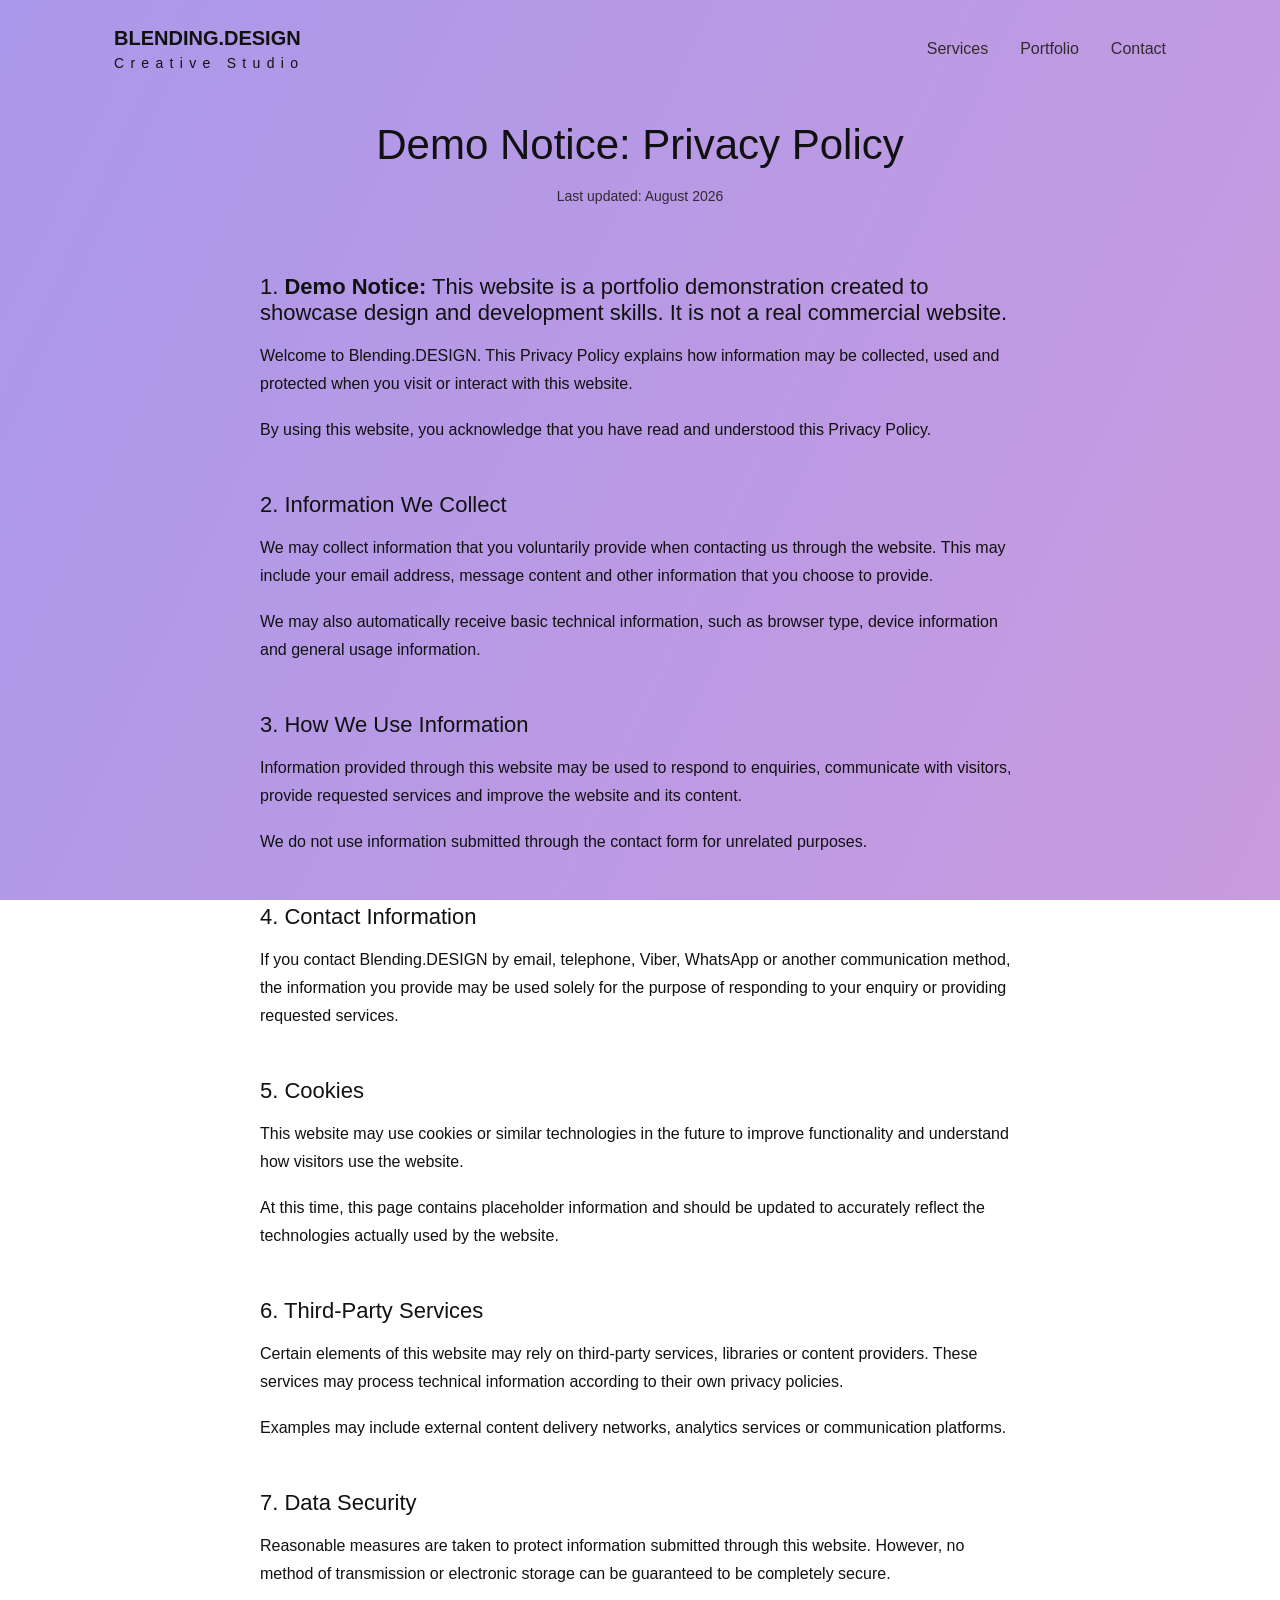
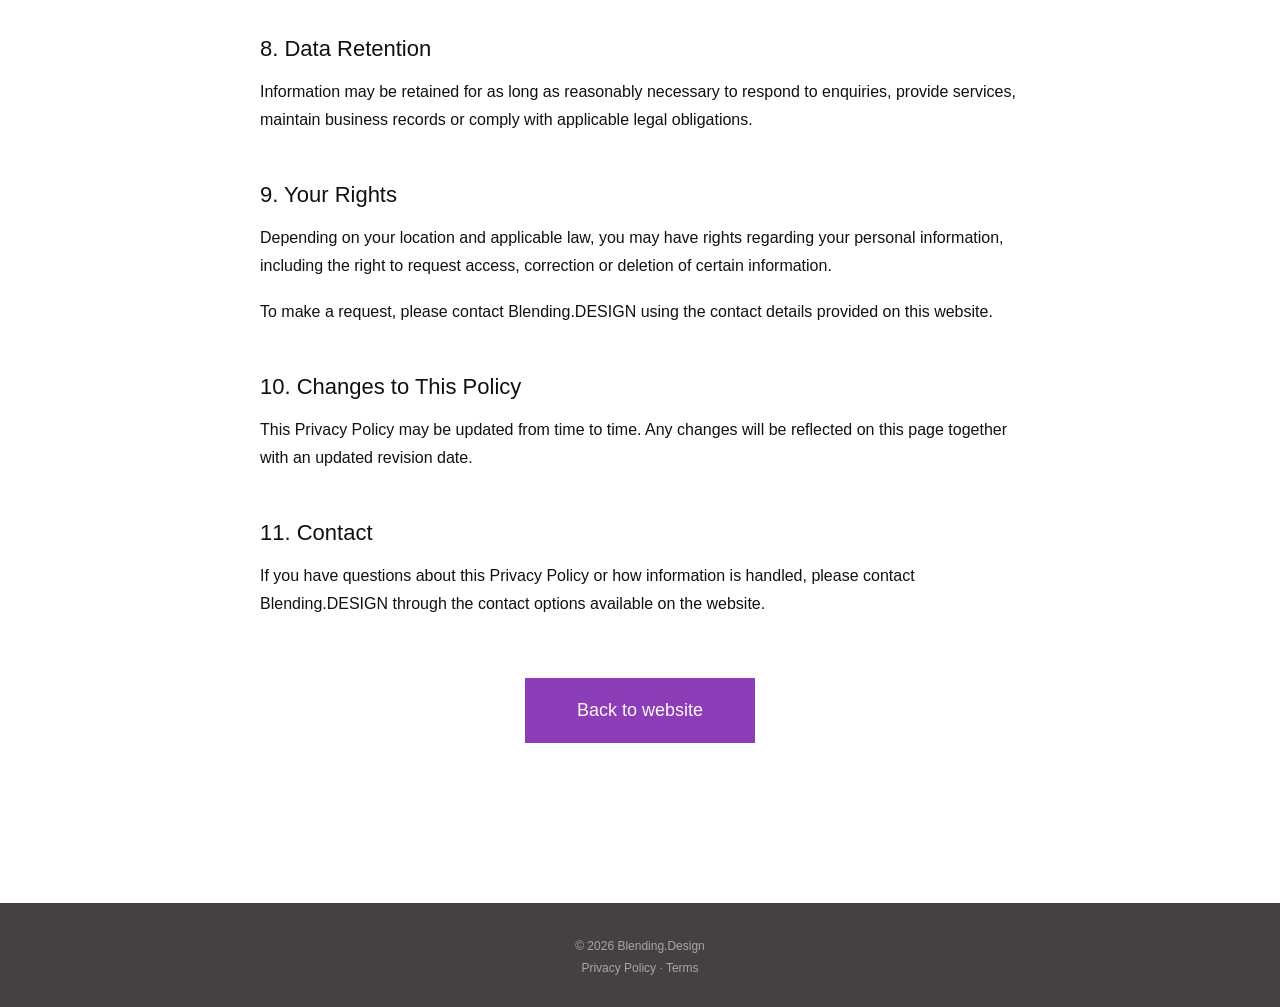
<file: privacy.html>
<!doctype html>
<html lang="en">
  <head>
    <meta charset="utf-8" />
    <meta name="viewport" content="width=device-width, initial-scale=1" />

    <title>Privacy Policy — Blending.DESIGN</title>

    <meta
      name="description"
      content="Privacy Policy for Blending.DESIGN."
    />

    <link rel="stylesheet" href="styles.css" />
  </head>

  <body>

    <!-- Header -->
    <header class="header-cnt">
      <div class="nav">
        <a class="logo" href="index.html">
          BLENDING.DESIGN
          <span>Creative Studio</span>
        </a>

        <nav>
          <a href="index.html#services">Services</a>
          <a href="index.html#portfolio">Portfolio</a>
          <a href="index.html#contact">Contact</a>
        </nav>
      </div>
    </header>


    <main id="top">

      <!-- Privacy Policy -->
      <section class="section narrow privacy-page">

        <h1> Demo Notice: Privacy Policy</h1>

        <p class="privacy-intro">
          Last updated: August 2026
        </p>


        <div class="privacy-content">

          <h2>1. <strong>Demo Notice:</strong> This website is a portfolio demonstration
                created to showcase design and development skills. It is not a real
                commercial website.</h2>

          <p>
            Welcome to Blending.DESIGN. This Privacy Policy explains how
            information may be collected, used and protected when you visit
            or interact with this website.
          </p>

          <p>
            By using this website, you acknowledge that you have read and
            understood this Privacy Policy.
          </p>


          <h2>2. Information We Collect</h2>

          <p>
            We may collect information that you voluntarily provide when
            contacting us through the website. This may include your email
            address, message content and other information that you choose
            to provide.
          </p>

          <p>
            We may also automatically receive basic technical information,
            such as browser type, device information and general usage
            information.
          </p>


          <h2>3. How We Use Information</h2>

          <p>
            Information provided through this website may be used to respond
            to enquiries, communicate with visitors, provide requested
            services and improve the website and its content.
          </p>

          <p>
            We do not use information submitted through the contact form for
            unrelated purposes.
          </p>


          <h2>4. Contact Information</h2>

          <p>
            If you contact Blending.DESIGN by email, telephone, Viber,
            WhatsApp or another communication method, the information you
            provide may be used solely for the purpose of responding to your
            enquiry or providing requested services.
          </p>


          <h2>5. Cookies</h2>

          <p>
            This website may use cookies or similar technologies in the
            future to improve functionality and understand how visitors use
            the website.
          </p>

          <p>
            At this time, this page contains placeholder information and
            should be updated to accurately reflect the technologies actually
            used by the website.
          </p>


          <h2>6. Third-Party Services</h2>

          <p>
            Certain elements of this website may rely on third-party
            services, libraries or content providers. These services may
            process technical information according to their own privacy
            policies.
          </p>

          <p>
            Examples may include external content delivery networks,
            analytics services or communication platforms.
          </p>


          <h2>7. Data Security</h2>

          <p>
            Reasonable measures are taken to protect information submitted
            through this website. However, no method of transmission or
            electronic storage can be guaranteed to be completely secure.
          </p>


          <h2>8. Data Retention</h2>

          <p>
            Information may be retained for as long as reasonably necessary
            to respond to enquiries, provide services, maintain business
            records or comply with applicable legal obligations.
          </p>


          <h2>9. Your Rights</h2>

          <p>
            Depending on your location and applicable law, you may have
            rights regarding your personal information, including the right
            to request access, correction or deletion of certain information.
          </p>

          <p>
            To make a request, please contact Blending.DESIGN using the
            contact details provided on this website.
          </p>


          <h2>10. Changes to This Policy</h2>

          <p>
            This Privacy Policy may be updated from time to time. Any changes
            will be reflected on this page together with an updated revision
            date.
          </p>


          <h2>11. Contact</h2>

          <p>
            If you have questions about this Privacy Policy or how
            information is handled, please contact Blending.DESIGN through
            the contact options available on the website.
          </p>

        </div>

        <a class="btn" href="index.html">
          Back to website
        </a>

      </section>

    </main>


    <footer>
      <p>© 2026 Blending.Design</p>

      <p>
        <a href="privacy.html">Privacy Policy</a>
        ·
        <a href="terms.html">Terms</a>
      </p>
    </footer>

    <script src="js/scroll.js"></script>

  </body>
</html>
</file>
<file: styles.css>
:root {
  --background: #b39eea;
  --foreground: #111111;
  --muted-foreground: #322a30;
  --primary: #8c3db8;
  --primary-foreground: #fff8f6;
  --input: rgba(255, 226, 216, 0.72);
  --border: rgba(17, 17, 17, 0.48);
  --radius: 0;
  --font: "Helvetica Neue", Arial, sans-serif;
  --content-width: 1100px;
--gradient-angle: 115deg;
--gradient-left: #aa98ea;
--gradient-right: #c99bdf;

}

/* =========================
   DESKTOP HOVERS
========================= */

@media (min-width: 701px) {
  /* Base link transition */
  a {
    transition:
      color 180ms ease,
      opacity 180ms ease;
  }

  /* =========================
     NAVIGATION
  ========================= */

  .nav nav a {
    position: relative;
    transition: color 180ms ease;
  }

  .nav nav a::after {
    content: "";
    position: absolute;
    left: 0;
    bottom: -6px;
    width: 100%;
    height: 1px;
    background: var(--primary);

    transform: scaleX(0);
    transform-origin: left;
    transition: transform 180ms ease;
  }

  .nav nav a:hover {
    color: var(--primary);
  }

  .nav nav a:hover::after {
    transform: scaleX(1);
  }

  /* =========================
     TEXT LINKS
  ========================= */

  a:not(:has(img)):not(.nav nav a):not(.btn):hover {
    color: var(--primary);
  }

  /* =========================
     IMAGE LINKS
  ========================= */

  a:has(img):hover {
    opacity: 0.7;
  }

  /* =========================
     LOGO
  ========================= */

  .logo:hover {
    color: var(--foreground);
  }

  /* =========================
     BUTTONS
  ========================= */

  .btn {
    color: var(--primary-foreground);

    transition:
      background-color 180ms ease,
      box-shadow 180ms ease,
      transform 180ms ease;
  }

  .btn:hover {
    color: var(--primary-foreground);
    background-color: #7932a0;
    box-shadow: 0 6px 18px rgba(140, 61, 184, 0.28);
    transform: translateY(-2px);
  }

  /* =========================
     PORTFOLIO IMAGES
  ========================= */

  .portfolio-item img {
    transition: opacity 180ms ease;
  }

  .portfolio-item:hover img {
    opacity: 0.7;
  }
}

* {
  box-sizing: border-box;
}

html,
body {
  overflow-x: clip;
}

  /* =========================
     Auto rotation of gradiant
  ========================= */

/* body {
  margin: 0;
  font-family: var(--font);
  color: var(--foreground);

  background: linear-gradient(
    115deg,
    #aa98ea 0%,
    #c99bdf 100%
  );

  background-size: 200% 200%;
  animation: gradientRotate 12s ease-in-out infinite;

  background-attachment: fixed;
}

@keyframes gradientRotate {
  0% {
    background-position: 0% 0%;
  }

  25% {
    background-position: 100% 0%;
  }

  50% {
    background-position: 100% 100%;
  }

  75% {
    background-position: 0% 100%;
  }

  100% {
    background-position: 0% 0%;
  }
} */

::selection {
  background: #d8c6f2;
  color: #111111;
}

::-moz-selection {
  background: #d8c6f2;
  color: #111111;
}

body {
  margin: 0;
  font-family: var(--font);
  color: var(--foreground);

  background: linear-gradient(
    var(--gradient-angle),
    #aa98ea 0%,
    #c99bdf 100%
  );

  background-attachment: fixed;
}

a {
  color: inherit;
  text-decoration: none;
}

.phone-modal {
  position: fixed;
  inset: 0;
  z-index: 20;
  display: grid;
  place-items: center;
  padding: 24px;
  background: rgba(17, 17, 17, 0.58);
}
.phone-modal[hidden] {
  display: none;
}
.phone-modal-card {
  width: min(100%, 420px);
  padding: 32px;
  background: var(--background);
  color: var(--foreground);
}
.phone-modal-card h2 {
  text-align: left;
  font-size: 24px;
}
.phone-modal-card p {
  margin: 12px 0 24px;
  font-size: 14px;
}
.phone-modal-card label {
  display: block;
  font-size: 14px;
}
.phone-modal-card input {
  width: 100%;
  margin-top: 8px;
  padding: 14px;
  border: 0;
  border-radius: var(--radius);
  font: inherit;
}
.phone-modal-card .btn.block {
  margin-top: 16px;
}
.goverlay {
  background: rgba(0, 0, 0, 0.45) !important;
  backdrop-filter: blur(14px);
  -webkit-backdrop-filter: blur(14px);
}

.hidden-honeypot {
  position: absolute;
  overflow: hidden;
  clip: rect(0 0 0 0);
  height: 1px;
  width: 1px;
  margin: -1px;
  padding: 0;
  border: 0;
}

.header-cnt {
  position: fixed;
  top: 0;
  z-index: 10;
  width: 100%;
}
.nav {
  width: min(100%, var(--content-width));
  max-width: var(--content-width);
  margin: 0 auto;
  padding: 28px 24px;
  background-color: transparent;
  transition: background-color 250ms ease, box-shadow 250ms ease;
  display: flex;
  align-items: center;
  justify-content: space-between;
}
.nav::before {
  content: "";
  position: absolute;
  inset: 0;
  z-index: 0;
  background-color: transparent;
  transition: background-color 250ms ease, box-shadow 250ms ease;
}
.nav.is-scrolled {
  background-color: transparent;
}
.nav.is-scrolled::before {
  background-color: #ead7f8;
  box-shadow: 0 2px 12px rgba(17, 17, 17, 0.12);
}
.nav > * {
  position: relative;
  z-index: 1;
}

.logo {
  font-size: 20px;
  font-weight: 700;
  letter-spacing: 0;
  line-height: 1;
}
.logo span {
  display: block;
  margin-top: 8px;
  font-size: 14px;
  font-weight: 400;
  width: 100%;
  letter-spacing: 0.45em;
  text-align: left;
  text-align-last: auto;
  white-space: nowrap;
}
.nav nav {
  display: flex;
  gap: 32px;
  font-size: 16px;
  color: var(--muted-foreground);
}
.nav nav a:hover {
  color: var(--foreground);
}
.languages {
  color: var(--primary);
}
.languages a + a {
  margin-left: 4px;
}


.blob {
  position: absolute;
  left: -60px;
  top: 130px;
  width: 160px;
  height: 160px;
  border-radius: 50%;
  background: rgba(190, 163, 237, 0.7);
  clip-path: polygon(
    0 0,
    100% 0,
    100% 55%,
    55% 55%,
    55% 100%,
    0 100%
  );
  filter: blur(12px);
  opacity: 1;
}
.hero h1 {
  position: relative;
  margin: 0;
  font-size: 40px;
  font-weight: 500;
  line-height: 1.3;
  letter-spacing: -0.01em;
}
.hero p {
  position: relative;
  max-width: 440px;
  margin: 28px auto 0;
  font-size: 20px;
  color: var(--foreground);
}

.btn {
  position: relative;
  display: inline-block;
  margin-top: 68px;
  padding: 22px 52px;
  background: var(--primary);
  color: var(--primary-foreground);
  border: 0;
  border-radius: var(--radius);
  font-size: 18px;
  text-transform: none;
  letter-spacing: 0;
  cursor: pointer;
  font-family: inherit;
}

.btn.block {
  display: block;
  width: 100%;
  margin-top: 20px;
  padding: 16px;
  font-size: 16px;
}

.section {
  width: min(100%, var(--content-width));
  max-width: var(--content-width);
  margin: 0 auto;
  padding: 0 24px 170px;
}
.section.narrow {
  max-width: var(--content-width);
}
h2 {
  text-align: center;
  font-size: 38px;
  margin: 0;
}

.accordion {
  margin-top: 52px;
  width: 100%;
}
details {
  border-bottom: 0;
}
summary {
  list-style: none;
  cursor: pointer;
  padding: 16px 0;
  font-size: 16px;
  font-style: italic;
  display: flex;
  justify-content: space-between;
  align-items: center;
  border-bottom: 1px solid var(--border);
}
summary::-webkit-details-marker {
  display: none;
}
summary::after {
  content: "";
  width: 7px;
  height: 7px;
  border-right: 1px solid var(--foreground);
  border-bottom: 1px solid var(--foreground);
  transform: rotate(45deg) translateY(-3px);
  color: var(--muted-foreground);
}
details[open] summary::after {
  transform: rotate(225deg) translate(-1px, -1px);
}
.service-list {
  margin: 0;
  padding: 12px 0 28px 22px;
  font-size: 14px;
  line-height: 1.7;
  color: var(--foreground);
}
.service-list-wrap {
  overflow: hidden;
  height: 0;
  transition: height 350ms ease;
}

#contact {
  min-width: 0;
  overflow: hidden;
}

.carousel {
  --arrow-space: 0px;
  display: grid;
  grid-template-columns: max-content minmax(0, 1fr) max-content;
  column-gap: 12px;
  width: calc(100% + (var(--arrow-space) * 2));
  margin: 40px 0 0 calc(var(--arrow-space) * -1);
}
.track {
  display: grid;
  width: 100%;
  grid-template-columns: repeat(3, 1fr);
  gap: 12px;
}
.track img {
  width: 100%;
  height: 100%;
  min-width: 0;
  min-height: 0;
  object-fit: cover;
  border-radius: var(--radius);
  display: block;
}
.portfolio-item {
  display: grid;
  place-items: center;
  min-width: 0;
  aspect-ratio: 1 / 1;
  overflow: hidden;
}
.portfolio-item:hover img {
  opacity: 0.85;
}
.gslide-description {
  display: none !important;
}
.gslide-image img {
  aspect-ratio: 1 / 1;
  object-fit: cover;
}
.arrow {
  background: none;
  border: 0;
  font-size: 32px;
  line-height: 1;
  color: var(--muted-foreground);
  cursor: pointer;
  padding: 8px;
}
.arrow:hover {
  color: var(--foreground);
}

.form {
  width: 100%;
  max-width: 650px;
  margin: 32px auto 0;
}
.form label {
  display: block;
  margin-top: 24px;
  font-size: 16px;
  color: var(--foreground);
}
.form input,
.form textarea {
  width: 100%;
  margin-top: 10px;
  padding: 16px 28px;
  font-family: inherit;
  font-size: 16px;
  border: 0;
  border-radius: var(--radius);
  background: #ffffff;
  resize: none;
}
.form input {
  height: 55px;
}
.form textarea {
  height: 140px;
  background: #ead7f8;
}
.form textarea::placeholder {
  color: #d5bde9;
}
.form input:focus,
.form textarea:focus {
  outline: 2px solid var(--primary);
}

.email {
  background: #ead7f8 !important;
}

.contact-icons {
  width: min(100%, var(--content-width));
  margin: 0 auto;
  display: flex;
  justify-content: center;
  gap: 64px;
  padding: 0 24px 80px;
  text-align: center;
  font-size: 16px;
  color: var(--muted-foreground);
}
.contact-icons p {
  margin: 0 0 12px;
}
.icon {
  display: inline-flex;
  align-items: center;
  justify-content: center;
  width: 56px;
  height: 56px;
  border-radius: var(--radius);
  background: var(--primary);
  color: var(--primary-foreground);
  font-size: 28px;
  font-weight: 700;
}
.icon img {
  width: 36px;
  height: 36px;
  object-fit: contain;
}
.chat-viber {
  background: var(--primary);
}
.chat-viber img {
  width: 56px;
  height: 56px;
}
.icon-row {
  display: inline-flex;
  gap: 8px;
}

footer {
  background: #454142;
  color: #aaa4a5;
  text-align: center;
  padding: 36px 16px 32px;
  font-size: 12px;
  letter-spacing: 0;
}

footer p {
  margin: 0;
}

footer p + p {
  margin-top: 8px;
}

.privacy-page {
  padding-top: 120px;
  padding-bottom: 160px;
}

.privacy-page > h1 {
  margin: 0;
  text-align: center;
  font-size: 42px;
  font-weight: 500;
  line-height: 1.2;
}

.privacy-intro {
  margin: 18px 0 70px;
  text-align: center;
  font-size: 14px;
  color: var(--muted-foreground);
}

.privacy-content {
  max-width: 760px;
  margin: 0 auto;
}

.privacy-content h2 {
  margin: 48px 0 16px;
  text-align: left;
  font-size: 22px;
  font-weight: 500;
}

.privacy-content h2:first-child {
  margin-top: 0;
}

.privacy-content p {
  margin: 0 0 18px;
  font-size: 16px;
  line-height: 1.75;
  color: var(--foreground);
}

.privacy-page .btn {
  display: block;
  width: fit-content;
  margin: 60px auto 0;
}

@media (max-width: 700px) {
  .privacy-page {
    padding-top: 80px;
    padding-bottom: 100px;
  }

  .privacy-page > h1 {
    font-size: 32px;
  }

  .privacy-intro {
    margin-bottom: 50px;
  }

  .privacy-content h2 {
    font-size: 19px;
    margin-top: 38px;
  }

  .privacy-content p {
    font-size: 15px;
    line-height: 1.7;
  }
}

.hero {
  position: relative;
  width: min(100%, var(--content-width));
  max-width: var(--content-width);

  min-height: 100vh;
  min-height: 100svh;

  margin: 0 auto;
  padding: 160px 24px 120px;

  display: flex;
  flex-direction: column;
  align-items: center;
  justify-content: center;

  text-align: center;
}

@media (max-width: 700px) {
  .nav {
    align-items: flex-start;
  }
  .nav nav {
    gap: 12px;
    flex-wrap: wrap;
    justify-content: flex-end;
    font-size: 12px;
  }
  .logo {
    font-size: 15px;
  }
  .logo span {
    font-size: 10px;
  }
  .hero {
    min-height: 100svh;
    padding: 120px 24px 80px;
  }
  .hero h1 {
    font-size: 30px;
  }
  .hero p {
    font-size: 16px;
  }
  .blob {
    left: -30px;
    top: 80px;
  }
  .carousel {
    position: relative;

    width: 100%;
    margin: 40px 0 0;

    display: block;
  }

  .track {
    width: 100%;
    grid-template-columns: repeat(2, 1fr);
  }

  .arrow {
    position: absolute;
    top: 50%;
    z-index: 2;

    transform: translateY(-50%);

    width: 32px;
    height: 48px;

    display: flex;
    align-items: center;
    justify-content: center;

    padding: 0;
    font-size: 32px;
  }

  .arrow[data-dir="-1"] {
    left: -30px;
  }

  .arrow[data-dir="1"] {
    right: -30px;
  }

  .contact-icons {
    gap: 32px;
  }
}
</file>
